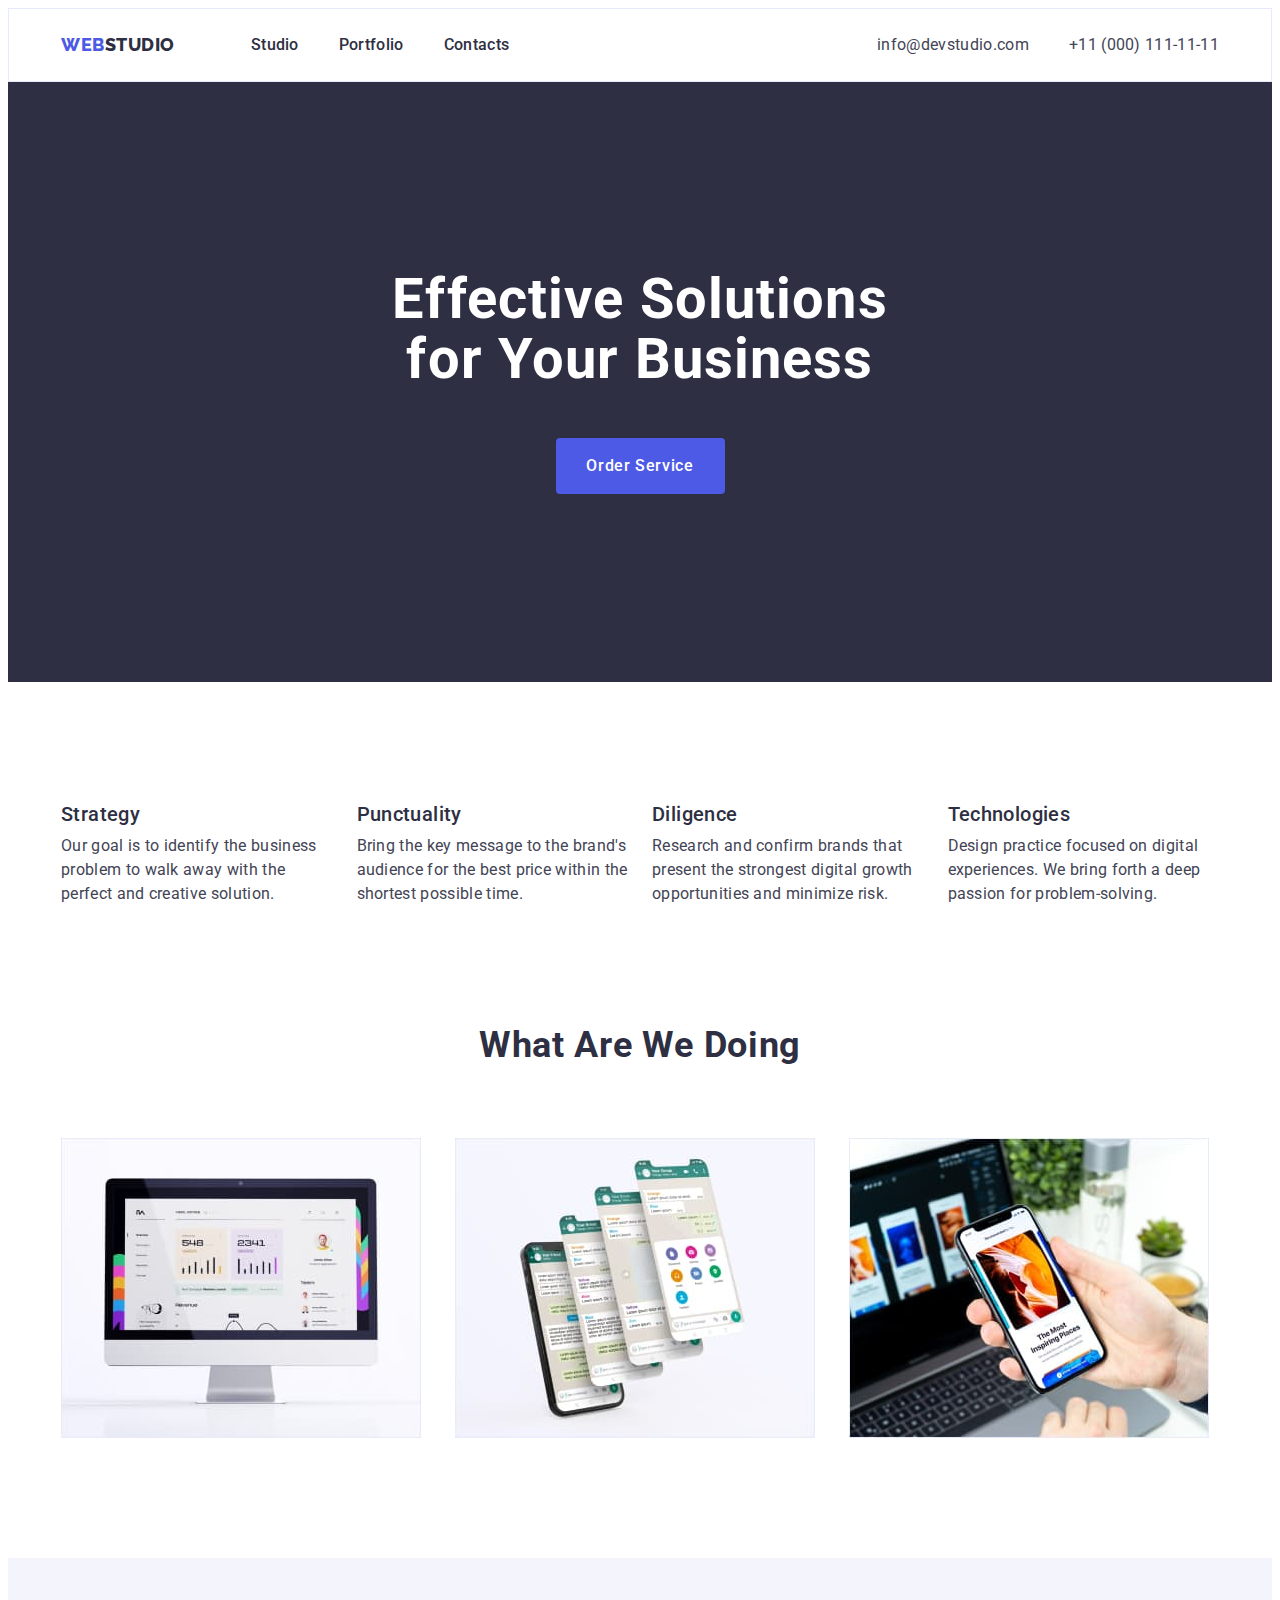
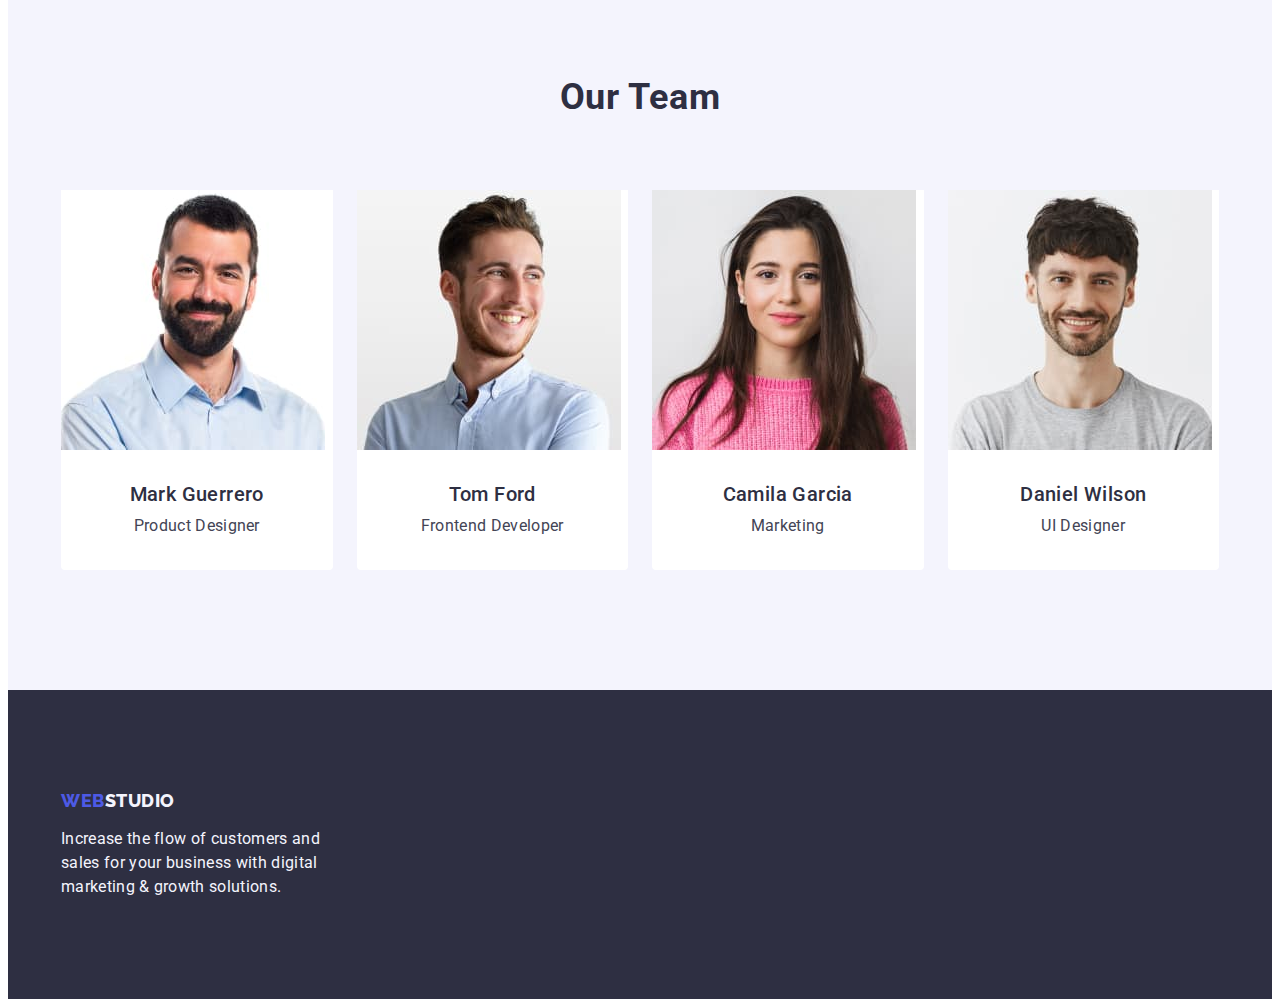
<file: index.html>
<!DOCTYPE html>
<html lang="en">

<head>
    <meta charset="UTF-8">
    <meta http-equiv="X-UA-Compatible" content="IE=edge">
    <meta name="viewport" content="width=device-width, initial-scale=1.0">
    <link rel="preconnect" href="https://fonts.googleapis.com">
    <link rel="preconnect" href="https://fonts.gstatic.com" crossorigin>
    <link
        href="https://fonts.googleapis.com/css2?family=Raleway:wght@800&family=Roboto:wght@400;500;700;900&display=swap"
        rel="stylesheet">
    <title>WEBSTUDIO</title>
    <link rel="stylesheet" href="https://cdnjs.cloudflare.com/ajax/libs/modern-normalize/2.0.0/modern-normalize.min.css"
        integrity="sha512-4xo8blKMVCiXpTaLzQSLSw3KFOVPWhm/TRtuPVc4WG6kUgjH6J03IBuG7JZPkcWMxJ5huwaBpOpnwYElP/m6wg=="
        crossorigin="anonymous" referrerpolicy="no-referrer" />
    <link rel="stylesheet" href="./css/styles.css">
</head>

<body>
    <header class="header">
        <div class="container header-container">
            <nav class="header-title">
                <a href="./index.html" class="header-logo link">Web<span class="span">Studio</span></a>
                <ul class="header-navigation list">
                    <li><a href="./index.html" class="header-navigation-item link">Studio</a></li>
                    <li><a href="./portfolio.html" class="header-navigation-item link">Portfolio</a></li>
                    <li><a href="" class="header-navigation-item link">Contacts</a></li>
                </ul>
            </nav>

            <address class="header-adress">
                <ul class="header-adress-navigation list">
                    <li><a href=" mailto:info@devstudio.com"
                            class="header-adress-item link header-adress-item-one">info@devstudio.com</a>
                    </li>
                    <li><a href="tel:+110001111111" class="header-adress-item link header-adress-item-two">+11 (000)
                            111-11-11</a></li>
                </ul>
            </address>
        </div>
    </header>

    <main>
        <section class="section-main">
            <div class="container main-container">
                <h1 class="main">Effective Solutions
                    for Your Business</h1>
                <button type="button" class="main-button">Order Service</button>
            </div>
        </section>


        <section class="section">
            <div class="container">
                <h2 class="visually-hidden">Goal</h2>
                <ul class="main-one list">
                    <li class="main-item">
                        <h3 class="main-title">Strategy</h3>
                        <p class="main-text">Our goal is to identify the business
                            problem to walk away with the perfect and creative solution.</p>
                    </li>
                    <li class="main-item">
                        <h3 class="main-title">Punctuality</h3>
                        <p class="main-text">Bring the key message to the brand's audience for the best price within the
                            shortest possible
                            time.</p>
                    </li>
                    <li class="main-item">
                        <h3 class="main-title">Diligence</h3>
                        <p class="main-text">Research and confirm brands that present the strongest digital growth
                            opportunities and minimize
                            risk.</p>
                    </li>
                    <li class="main-item">
                        <h3 class="main-title">Technologies</h3>
                        <p class="main-text">Design practice focused on digital experiences. We bring forth a deep
                            passion
                            for
                            problem-solving.</p>
                    </li>
                </ul>
            </div>
        </section>
        <section class="section-two">
            <div class="container">
                <h2 class="main-product">What are we doing</h2>
                <ul class="main-one list">
                    <li class="main-item our-product"><img src="./images/img1.jpg" alt="computer" class="main-img"
                            width="360" height="300"></li>
                    <li class="main-item our-product"><img src="./images/img2.jpg" alt="screenshot" class="main-img"
                            width="360" height="300"></li>
                    <li class="main-item our-product"><img src="./images/img3.jpg" alt="telephone" class="main-img"
                            width="360" height="300"></li>
                </ul>
            </div>
        </section>

        <section class="section-three">
            <div class="container">
                <h2 class="team">Our Team</h2>
                <ul class="main-one list">
                    <li class="main-item">
                        <img src="./images/img4.jpg" alt="Mark Guerrero" class="team-img-one" width="264" height="260">
                        <div class="position">
                            <h3 class="team-person">Mark Guerrero</h3>
                            <p class="main-text-position">Product Designer</p>
                        </div>
                    </li>
                    <li class="main-item">
                        <img src="./images/img5.jpg" alt="Tom Ford" class="team-img-two" width="264" height="260">
                        <div class="position">
                            <h3 class="team-person">Tom Ford</h3>
                            <p class="main-text-position">Frontend Developer</p>
                        </div>
                    </li>
                    <li class="main-item">
                        <img src="./images/img6.jpg" alt="Camila Garcia" class="team-img-three" width="264"
                            height="260">
                        <div class="position">
                            <h3 class="team-person">Camila Garcia</h3>
                            <p class="main-text-position">Marketing</p>
                        </div>
                    </li>
                    <li class="main-item">
                        <img src="./images/img7.jpg" alt="Daniel Wilson" class="team-img-four" width="264" height="260">
                        <div class="position">
                            <h3 class="team-person">Daniel Wilson</h3>
                            <p class="main-text-position">UI Designer</p>
                        </div>
                    </li>
                </ul>
            </div>
        </section>
    </main>

    <footer class="footer link">
        <div class="container">
            <a href="./index.html" class="footer-logo link">Web<span class="span">Studio</span></a>
            <p class="footer-text">Increase the flow of customers and sales for your business with digital marketing &
                growth solutions.</p>
        </div>
    </footer>
</body>

</html>
</file>
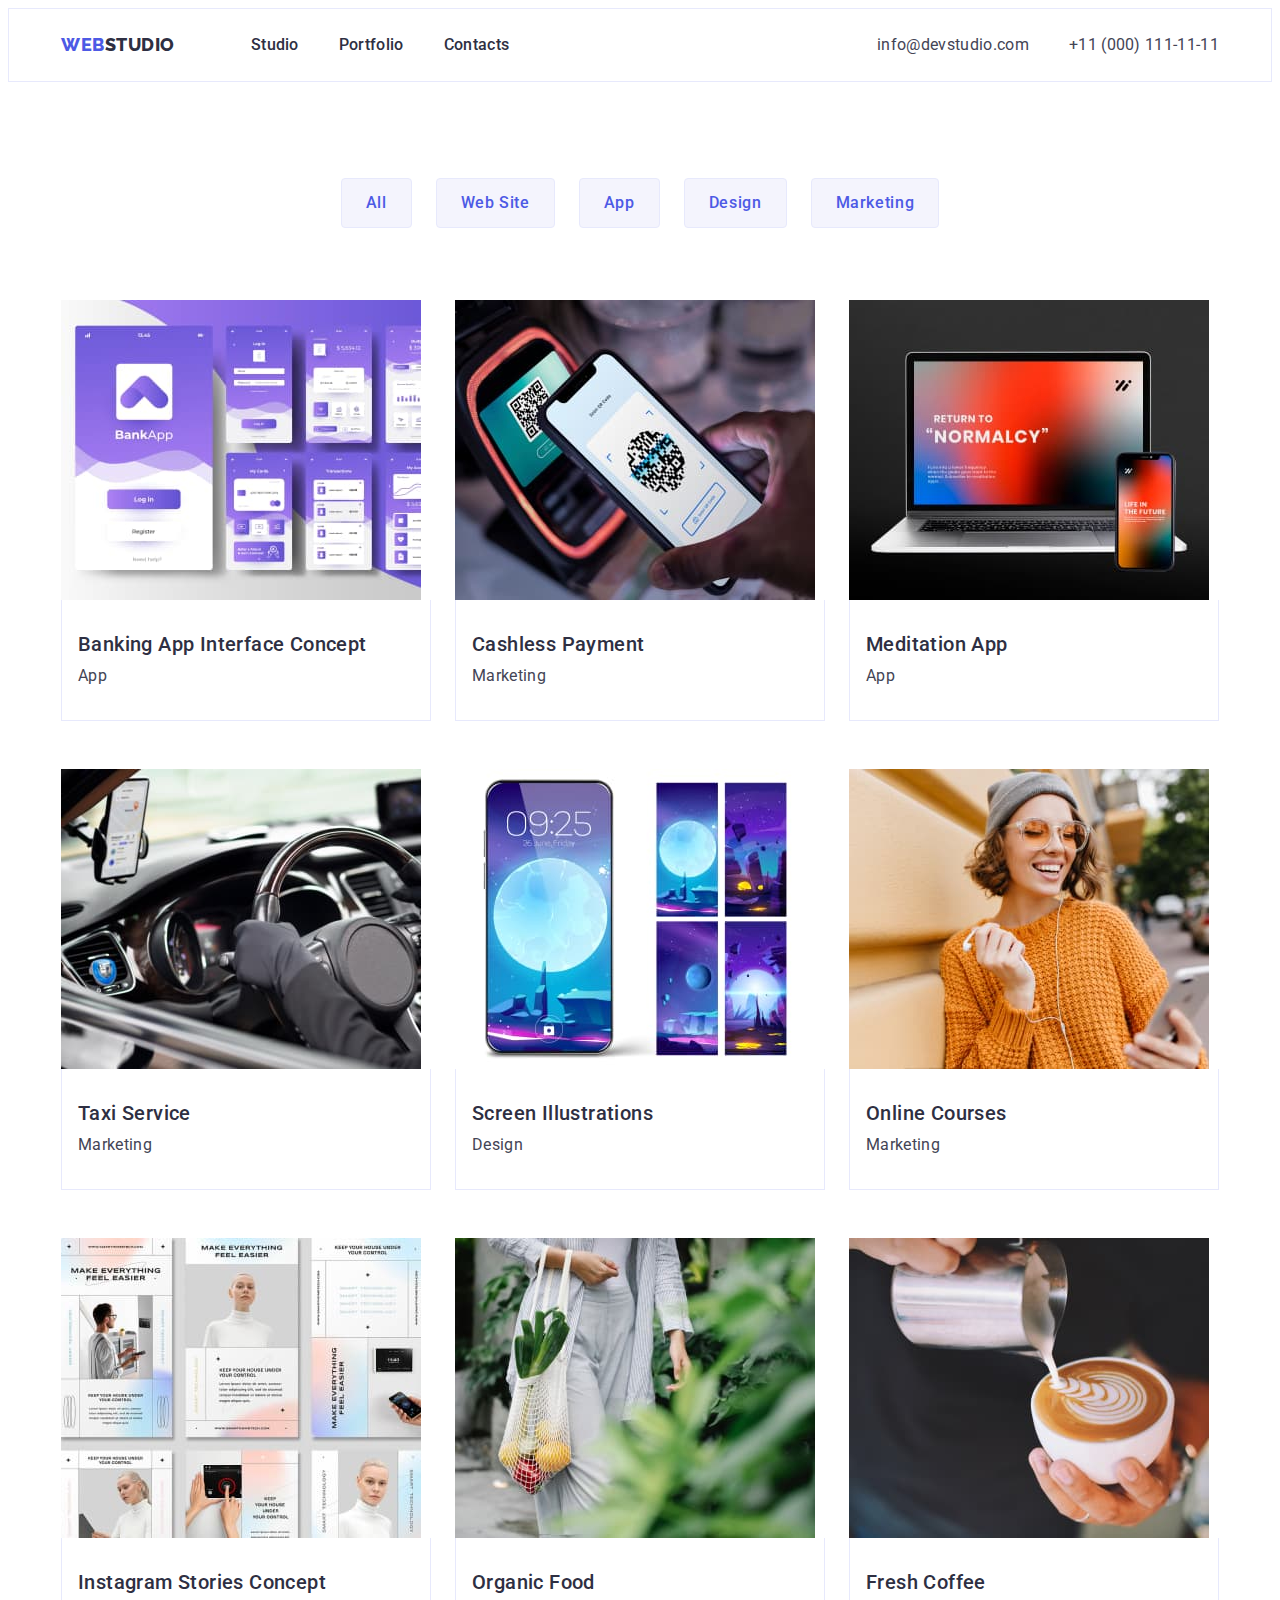
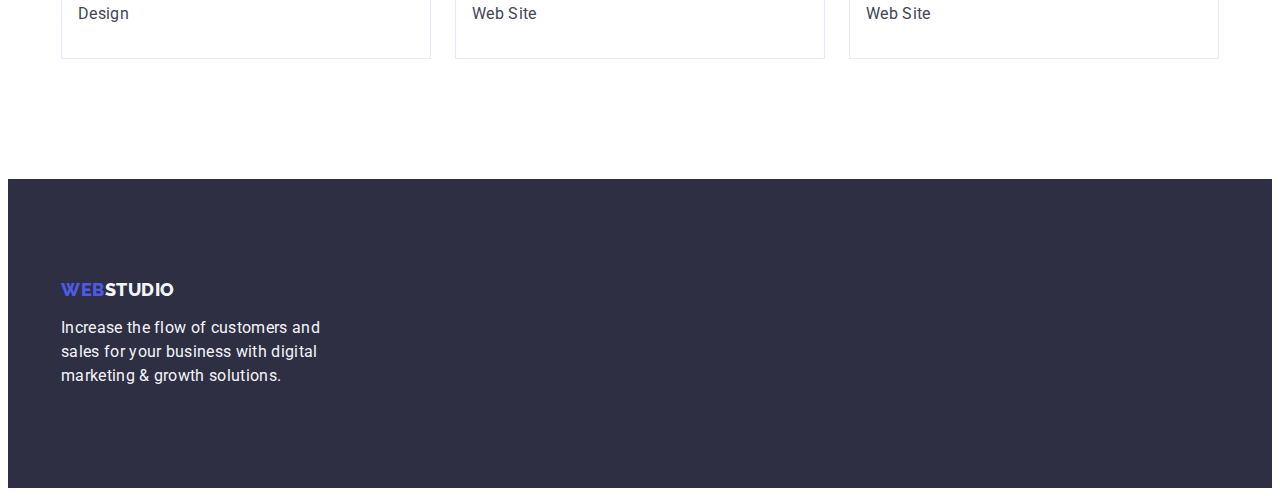
<file: portfolio.html>
<!DOCTYPE html>
<html lang="en">

<head>
    <meta charset="UTF-8">
    <meta http-equiv="X-UA-Compatible" content="IE=edge">
    <meta name="viewport" content="width=device-width, initial-scale=1.0">
    <link rel="preconnect" href="https://fonts.googleapis.com">
    <link rel="preconnect" href="https://fonts.gstatic.com" crossorigin>
    <link
        href="https://fonts.googleapis.com/css2?family=Raleway:wght@800&family=Roboto:wght@400;500;700;900&display=swap"
        rel="stylesheet">
    <title>WEBSTUDIO</title>
    <link rel="stylesheet" href="https://cdnjs.cloudflare.com/ajax/libs/modern-normalize/2.0.0/modern-normalize.min.css"
        integrity="sha512-4xo8blKMVCiXpTaLzQSLSw3KFOVPWhm/TRtuPVc4WG6kUgjH6J03IBuG7JZPkcWMxJ5huwaBpOpnwYElP/m6wg=="
        crossorigin="anonymous" referrerpolicy="no-referrer" />
    <link rel="stylesheet" href="./css/styles.css">
</head>

<body>
    <header class="header">
        <div class="container header-container">
            <nav class="header-title">
                <a href="./index.html" class="header-logo link">Web<span class="span">Studio</span></a>
                <ul class="header-navigation list">
                    <li><a href="./index.html" class="header-navigation-item link">Studio</a></li>
                    <li><a href="./portfolio.html" class="header-navigation-item link">Portfolio</a></li>
                    <li><a href="" class="header-navigation-item link">Contacts</a></li>
                </ul>
            </nav>

            <address class="header-adress">
                <ul class="header-adress-navigation list">
                    <li><a href=" mailto:info@devstudio.com"
                            class="header-adress-item link header-adress-item-one">info@devstudio.com</a>
                    </li>
                    <li><a href="tel:+110001111111" class="header-adress-item link header-adress-item-two">+11 (000)
                            111-11-11</a></li>
                </ul>
            </address>
        </div>
    </header>

    <main>
        <section class="section-portfolio">
            <div class="container">
                <h1 class="visually-hidden">Product</h1>

                <ul class="section-list list">
                    <li><button type="button" class="button-list">All</button></li>
                    <li><button type="button" class="button-list">Web Site</button></li>
                    <li><button type="button" class="button-list">App</button></li>
                    <li><button type="button" class="button-list">Design</button></li>
                    <li><button type="button" class="button-list">Marketing</button></li>
                </ul>

                <ul class="section-product list">
                    <li class="product-item">
                        <a class="portfolio-link link">
                            <img src="./images/img8.jpg" alt="Banking App Interface Concept" class="img-product"
                                width="360" height="300">
                            <div class="product-container">
                                <h2 class="section-title">Banking App Interface Concept</h2>
                                <p class="section-text">App</p>
                            </div>
                        </a>
                    </li>
                    <li class="product-item">
                        <a class="portfolio-link link">
                            <img src="./images/img9.jpg" alt="Cashless Payment" class="img-product" width="360"
                                height="300">
                            <div class="product-container">
                                <h2 class="section-title">Cashless Payment</h2>
                                <p class="section-text">Marketing</p>
                            </div>
                        </a>
                    </li>
                    <li class="product-item">
                        <a class="product link">
                            <img src="./images/img10.jpg" alt="Meditation App" class="img-product" width="360"
                                height="300">
                            <div class="product-container">
                                <h2 class="section-title">Meditation App</h2>
                                <p class="section-text">App</p>
                            </div>
                        </a>
                    </li>


                    <li class="product-item">
                        <a class="product link">
                            <img src="./images/img11.jpg" alt="Taxi Service" class="img-product" width="360"
                                height="300">
                            <div class="product-container">
                                <h2 class="section-title">Taxi Service</h2>
                                <p class="section-text">Marketing</p>
                            </div>
                        </a>
                    </li>
                    <li class="product-item">
                        <a class="product link">
                            <img src="./images/img12.jpg" alt="Screen Illustrations" class="img-product" width="360"
                                height="300">
                            <div class="product-container">
                                <h2 class="section-title">Screen Illustrations</h2>
                                <p class="section-text">Design</p>
                            </div>
                        </a>
                    </li>
                    <li class="product-item">
                        <a class="product link">
                            <img src="./images/img13.jpg" alt="Online Courses" class="img-product" width="360"
                                height="300">
                            <div class="product-container">
                                <h2 class="section-title">Online Courses</h2>
                                <p class="section-text">Marketing</p>
                            </div>
                        </a>
                    </li>


                    <li class="product-item">
                        <a class="product link">
                            <img src="./images/img14.jpg" alt="Instagram Stories Concept" class="img-product"
                                width="360" height="300">
                            <div class="product-container">
                                <h2 class="section-title">Instagram Stories Concept</h2>
                                <p class="section-text">Design</p>
                            </div>
                        </a>
                    </li>
                    <li class="product-item">
                        <a class="product link">
                            <img src="./images/img15.jpg" alt="Organic Food" class="img-product" width="360"
                                height="300">
                            <div class="product-container">
                                <h2 class="section-title">Organic Food</h2>
                                <p class="section-text">Web Site</p>
                            </div>
                        </a>
                    </li>
                    <li class="product-item">
                        <a class="product link">
                            <img src="./images/img16.jpg" alt="Fresh Coffee" class="img-product" width="360"
                                height="300">
                            <div class="product-container">
                                <h2 class="section-title">Fresh Coffee</h2>
                                <p class="section-text">Web Site</p>
                            </div>
                        </a>
                    </li>
                </ul>
            </div>
        </section>
    </main>

    <footer class="footer link">
        <div class="container">
            <a href="./index.html" class="footer-logo link">Web<span class="span">Studio</span></a>
            <p class="footer-text">Increase the flow of customers and sales for your business with digital marketing &
                growth solutions.</p>
        </div>
    </footer>
</body>

</html>
</file>
<file: css/styles.css>
:root {
    --background-color: #FFFFFF;
    --color: #4d5ae5;
    --color-two: #2E2F42;
    --color-portfolio:#434455;
    --color-three: #F4F4FD;
    --color-button: #E7E9FC;
}

body {
    font-family:"Roboto",sans-serif;
    color: var(--color-portfolio);
    font-style: normal;
    background-color: var(--background-color);
    }

/*--------------HEADER------------*/
p, h1, h2, h3, h4, h5, h6 {
    margin-top: 0;
    margin-bottom: 0;
}

ul {
    margin-top: 0;
    margin-bottom: 0;
    padding-left: 0;
}

img {
    display: block;
}
.header {
    padding-top: 24px;
    padding-bottom: 24px;
    border: 1px solid #e7e9fc;
}
.container {
    max-width: 1158px;
    width: 100%;
    padding-left: 15px;
    padding-right: 15px;
    margin: 0 auto;
}

.header-navigation {
    display: flex;
    max-width: 261px;
    gap: 40px;
}

.header-adress-navigation {
    display: flex;
    gap: 40px;
}

.header-title {
    display: flex;
    /* flex-grow: 1; */
    align-items: center;
    margin-right: auto;
}
.header-container {
    display: flex;
}

.header-logo {
    font-family:"Raleway",sans-serif;
    font-style: normal;
    font-weight: 800;
    font-size: 18px;
    line-height: 1.17;
    color: var(--color);
    letter-spacing: 0.03em;
    text-transform: uppercase;
    list-style-type: none;
    margin-right: 76px;
}

.link {
text-decoration: none;
}

.span {
    color: var(--color-two);
}

.list {
    list-style: none;
}


.header-navigation-item {
    color: var(--color-two);
    font-weight: 500;
    font-size: 16px;
    line-height: 1.5;
    letter-spacing: 0.02em;
    padding: 24px 0;
}

.header-navigation-item:hover,
.header-navigation-item:focus {
    color: #404BBF;
}

address{
    font-style: normal;
}

.header-adress-item {
    font-size: 16px;
    line-height: 1.5;
    letter-spacing: 0.02em;
    color: var(--color-portfolio);
    font-style: normal;
    padding: 24px 0;
  
}


.header-adress-item:hover,
.header-adress-item:focus {
    color: #404BBF;
}

/*-----------MAIN------------------*/

.section-main {
    padding-top: 188px;
    padding-bottom: 188px;
    background-color: var(--color-two);
    /* margin-bottom: 120px; */
}
/* .main-container{
    background-color: var(--color-two);
    padding: 188px 472px 292px 472px;
    width: 100%;
    max-width: 1440px;
    height: 100%;
    max-height: 600px;
}  */

.main {
    font-weight: 700;
    font-size: 56px;
    line-height: 1.07;
    text-align: center;
    letter-spacing: 0.02em;
    color: var(--background-color);
    margin: 0 auto;
    margin-bottom: 48px;
    max-width: 496px;
    /* max-height: 120px; */

}

.main-item {
background-color: #FFFFFF;
width: calc((100% - 72px) / 4);
border-radius: 0px 0px 4px 4px;
}
.our-product {
width: calc((100% - 48px) / 3);
}

.main-button {
    font-family: "Roboto", sans-serif;
    font-style: normal;
    font-weight: 500;
    font-size: 16px;
    line-height:1.5;    
    color: var(--background-color);
    background-color: #4D5AE5;
    letter-spacing: 0.04em;
    cursor: pointer;
    display: block;
    min-width: 169px;
    height: 56px;
    border: none;
    border-radius: 4px;
   margin: 0 auto;
}

.main-button:focus {
    background-color: #404BBF;
}
.main-button:hover {
    background-color: #404BBF;
}

.main-title {
    font-weight: 500;
    font-size: 20px;
    line-height: 1.2;
    letter-spacing: 0.02em;
    color: var(--color-two);
    margin-bottom: 8px;
    min-width: 264px;

}

.section {
    padding-top: 120px;
    padding-bottom: 120px;
    }

/* .section-container {
    max-width: 1440px;
    width: 100%;
} */

.visually-hidden {
    position: absolute;
    width: 1px;
    height: 1px;
    margin: -1px;
    border: 0;
    padding: 0;

    white-space: nowrap;
    clip-path: inset(100%);
    clip: rect(0 0 0 0);
    overflow: hidden;
}

.main-one {
    display: flex;
    gap: 24px;
}
.main-text {
    font-size: 16px;
    line-height: 1.5;
    letter-spacing: 0.02em;
    color: var(--color-portfolio);
    /* text-align: center; */
    
}

.main-product {
    font-size: 36px;
    line-height: 1.11;
    text-align: center;
    letter-spacing: 0.02em;
    color: var(--color-two);
    text-transform: capitalize;
    margin-bottom: 72px;
}

.section-two {
    padding-bottom: 120px;
}

.section-three {
    background-color: #F4F4FD;
    padding: 120px 0;
}
.team { 
    font-size: 36px;
    line-height: 1.11;
    text-align: center;
    letter-spacing: 0.02em;
    text-transform: capitalize;
    color: var(--color-two);
    margin-bottom: 72px;
}

.position {
    padding: 32px 16px;
}
.team-img-one {
    background-color: #FFFFFF;
}

.team-person {
    font-weight: 500;
    font-size: 20px;
    line-height: 1.2;
    letter-spacing: 0.02em;
    color: var(--color-two);
    text-align: center;
    margin-bottom: 8px;
}

.main-text-position {
    font-size: 16px;
    line-height: 1.5;
    letter-spacing: 0.02em;
    color: var(--color-portfolio);
    text-align: center;
}


/*------------FOOTER---------*/
.footer {
background: var(--color-two);
padding: 100px 0;
}

.footer-logo {
    font-family: 'Raleway', sans-serif;;
    font-style: normal;
    font-weight: 800;
    font-size: 18px;
    line-height: 1.17;
    letter-spacing: 0.03em;
    text-transform: uppercase;
    color: var(--color);
    background-color: var(var(--color-two));
    display: inline-block;
    margin-bottom: 16px;
}

.footer-logo span {
    color: #f4f4fd;
}

.footer-text {
    font-size: 16px;
    line-height: 1.5;
    color: var(--color-three);
    letter-spacing: 0.02em;
    max-width: 264px;
}

/*-----------PORTFOLIO---------*/
.section-portfolio {
    padding-top: 96px;
    padding-bottom: 120px;
}
.section-list {
    list-style-type: none;
    display: flex;
    justify-content: center;
    gap: 24px;
    margin-bottom: 72px;
}

.button-list {
    font-family: "Roboto", sans-serif;
    font-style: normal;
    font-weight: 500;
    font-size: 16px;
    line-height: 1.5;
    letter-spacing: 0.04em;
    color: var(--color);
    background-color: var(--color-three);
    cursor: pointer;
    padding: 12px 24px;
    border: 1px solid var(--color-button);
    border-radius: 4px;
}

.button-list:hover {
    color: #FFFFFF;
    background-color: #404BBF;
    border: 1px solid transparent;
}

.button-list:focus {
    color: #FFFFFF;
    background-color: #404BBF;
    border: 1px solid transparent;
}
.section-title {
    font-weight: 500;
    font-size: 20px;
    line-height: 1.2;
    letter-spacing: 0.02em;
    color: var(--color-two);
    margin-bottom: 8px;
}

.section-text {
    font-size: 16px;
    line-height: 1.5;
    letter-spacing: 0.02em;
    color: var(--color-portfolio);
}

.section-product {
    display: flex;
    flex-wrap: wrap;
    column-gap: 24px;
    row-gap: 48px;
}

.product-item {
    width: calc((100% - 48px) / 3);
}

.product-container {
    padding: 32px 16px;
    border: 1px solid var(--color-button);
    border-top: none;
}
</file>
